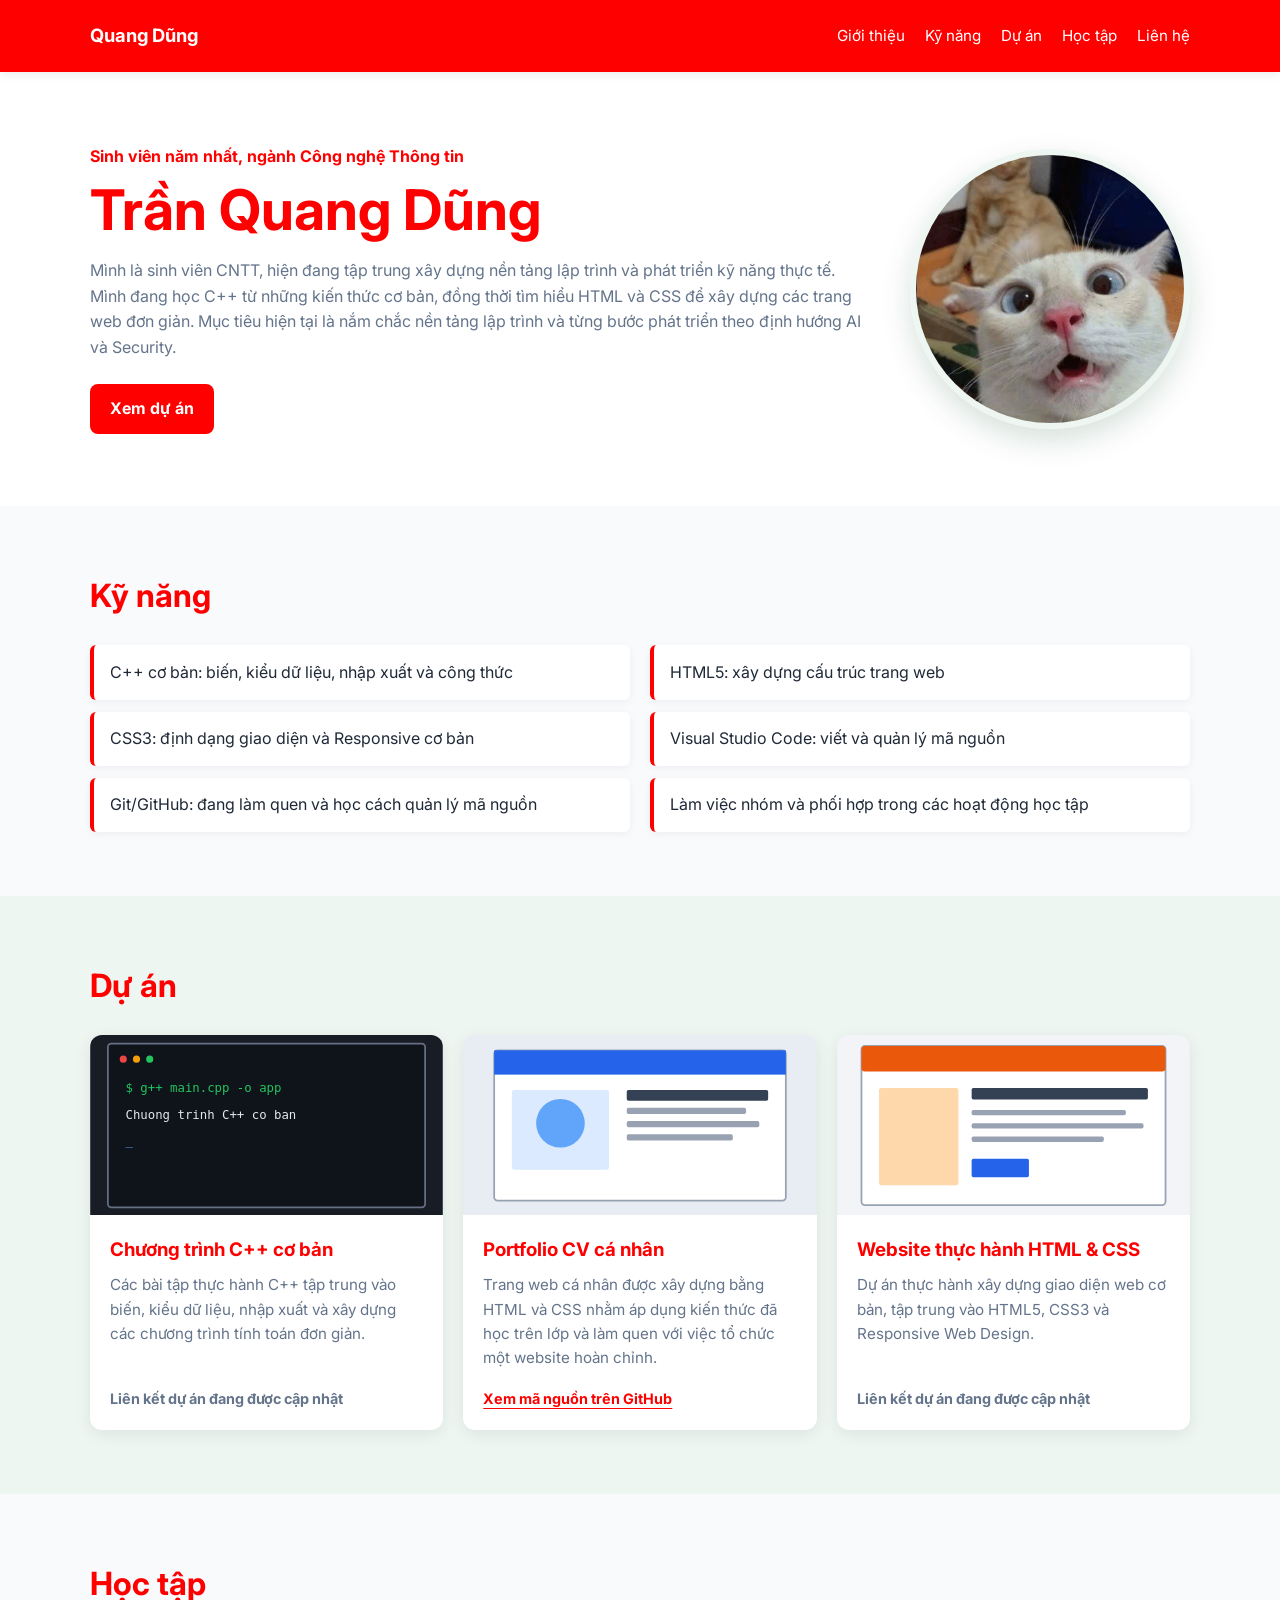
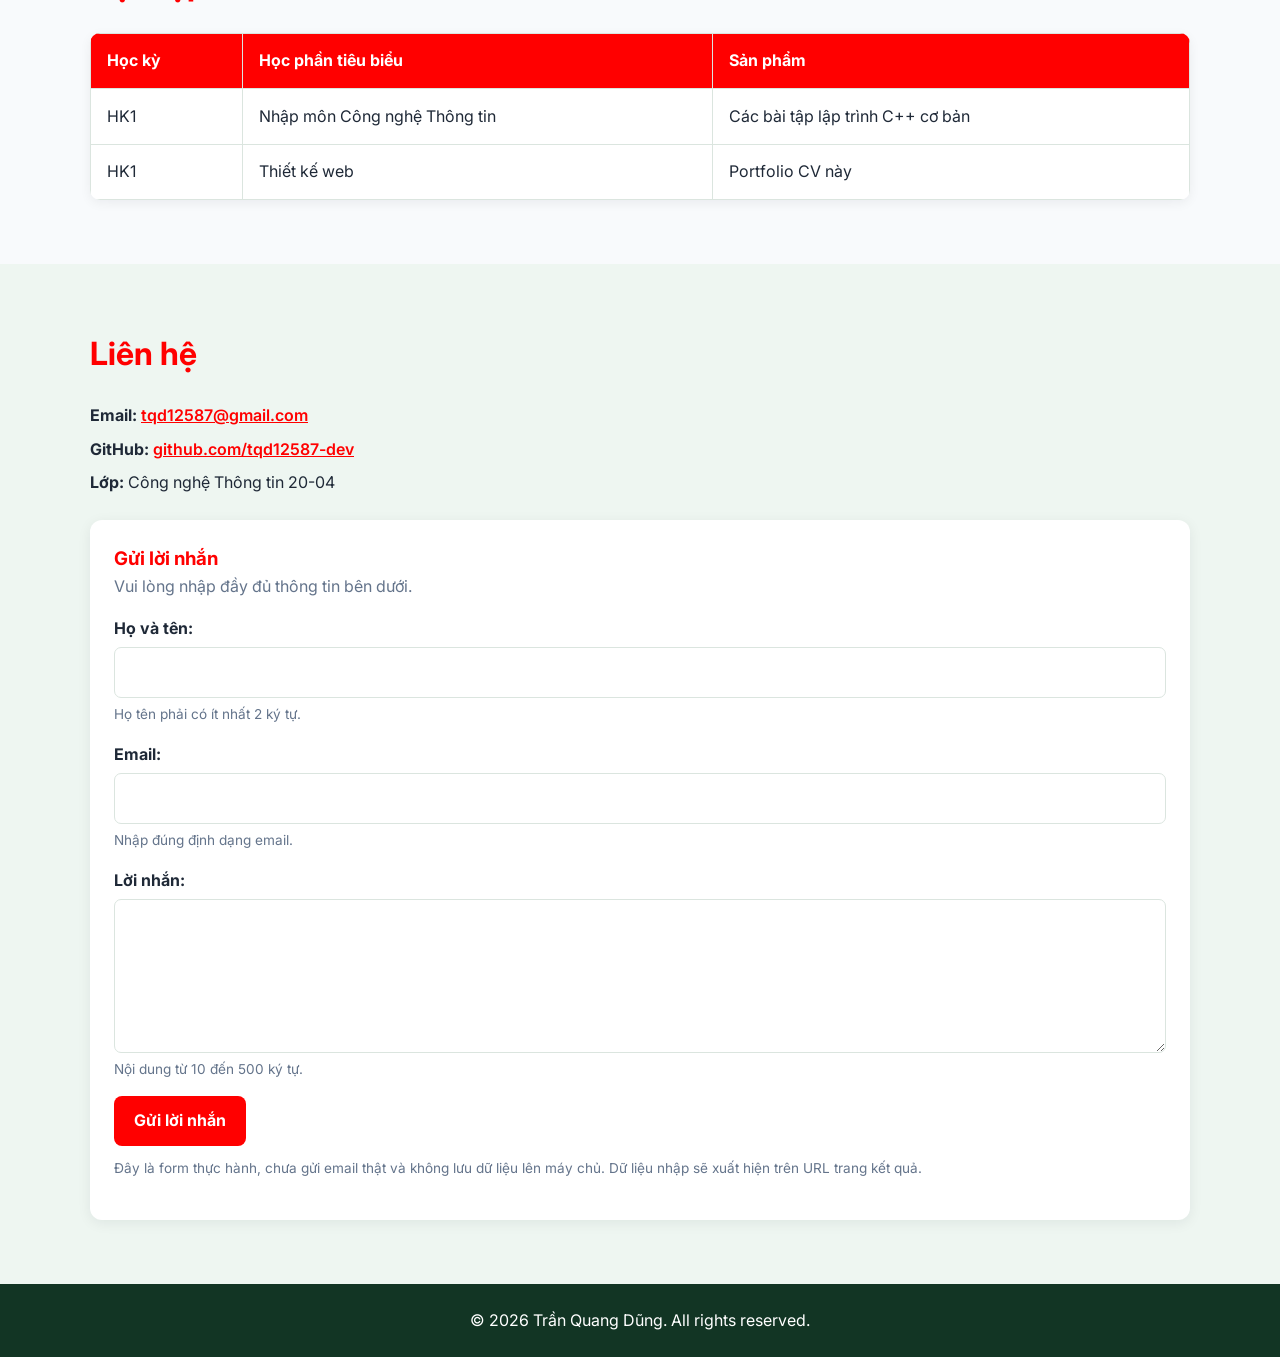
<file: index.html>
<!doctype html>
<html lang="vi">

<head>
  <meta charset="UTF-8" />
  <meta name="viewport" content="width=device-width, initial-scale=1.0" />
  <title>Trần Quang Dũng - Portfolio CV</title>
  <link rel="preconnect" href="https://fonts.googleapis.com" />
  <link rel="stylesheet" href="https://fonts.googleapis.com/css2?family=Inter:wght@400;500;600;700&display=swap" />
  <link rel="stylesheet" href="css/style.css" />
</head>

<body>
  <header class="site-header">
    <div class="container">
      <a class="logo" href="#gioi-thieu">Quang Dũng</a>
      <nav aria-label="Menu chính">
        <ul class="menu">
          <li><a href="#gioi-thieu">Giới thiệu</a></li>
          <li><a href="#ky-nang">Kỹ năng</a></li>
          <li><a href="#du-an">Dự án</a></li>
          <li><a href="#hoc-tap">Học tập</a></li>
          <li><a href="#lien-he">Liên hệ</a></li>
        </ul>
      </nav>
    </div>
  </header>

  <main id="noi-dung">
    <section id="gioi-thieu" class="hero">
      <div class="container hero-inner">
        <div class="hero-text">
          <p class="hero-role">
            Sinh viên năm nhất, ngành Công nghệ Thông tin
          </p>

          <h1>Trần Quang Dũng </h1>

          <p>
            Mình là sinh viên CNTT, hiện đang tập trung xây dựng nền tảng lập
            trình và phát triển kỹ năng thực tế. Mình đang học C++ từ những
            kiến thức cơ bản, đồng thời tìm hiểu HTML và CSS để xây dựng các
            trang web đơn giản. Mục tiêu hiện tại là nắm chắc nền tảng lập
            trình và từng bước phát triển theo định hướng AI và Security.
          </p>

          <a class="button" href="#du-an">Xem dự án</a>
        </div>

        <img class="avatar" src="assets/anh-meo-13.png"
          alt="Ảnh đại diện minh họa của Trần Quang Dũng" >
      </div>
    </section>

    <section id="ky-nang" class="section">
      <div class="container">
        <h2>Kỹ năng</h2>

        <ul class="skills">
          <li>C++ cơ bản: biến, kiểu dữ liệu, nhập xuất và công thức</li>
          <li>HTML5: xây dựng cấu trúc trang web</li>
          <li>CSS3: định dạng giao diện và Responsive cơ bản</li>
          <li>Visual Studio Code: viết và quản lý mã nguồn</li>
          <li>Git/GitHub: đang làm quen và học cách quản lý mã nguồn</li>
          <li>Làm việc nhóm và phối hợp trong các hoạt động học tập</li>
        </ul>
      </div>
    </section>

    <section id="du-an" class="section section-alt">
      <div class="container">
        <h2>Dự án</h2>

        <div class="projects">
          <article class="card">
            <img src="assets/du-an-1.svg" alt="Giao diện dòng lệnh của chương trình C++" />

            <h3>Chương trình C++ cơ bản</h3>

            <p>
              Các bài tập thực hành C++ tập trung vào biến, kiểu dữ liệu, nhập
              xuất và xây dựng các chương trình tính toán đơn giản.
            </p>

            <span class="pending-link">Liên kết dự án đang được cập nhật</span>
          </article>

          <article class="card">
            <img src="assets/du-an-2.svg" alt="Giao diện trang web cá nhân" />

            <h3>Portfolio CV cá nhân</h3>

            <p>
              Trang web cá nhân được xây dựng bằng HTML và CSS nhằm áp dụng
              kiến thức đã học trên lớp và làm quen với việc tổ chức một
              website hoàn chỉnh.
            </p>

            <a class="project-link" href="https://github.com/tqd12587-dev/K20_portfolio_CNTT20-04-2" target="_blank" rel="noopener noreferrer">
              Xem mã nguồn trên GitHub
            </a>
          </article>

          <article class="card">
            <img src="assets/du-an-3.svg" alt="Trang web thực hành HTML và CSS" />

            <h3>Website thực hành HTML & CSS</h3>

            <p>
              Dự án thực hành xây dựng giao diện web cơ bản, tập trung vào
              HTML5, CSS3 và Responsive Web Design.
            </p>

            <span class="pending-link">Liên kết dự án đang được cập nhật</span>
          </article>
        </div>
      </div>
    </section>

    <section id="hoc-tap" class="section">
      <div class="container">
        <h2>Học tập</h2>

        <table class="study">
          <thead>
            <tr>
              <th>Học kỳ</th>
              <th>Học phần tiêu biểu</th>
              <th>Sản phẩm</th>
            </tr>
          </thead>

          <tbody>
            <tr>
              <td>HK1</td>
              <td>Nhập môn Công nghệ Thông tin</td>
              <td>Các bài tập lập trình C++ cơ bản</td>
            </tr>

            <tr>
              <td>HK1</td>
              <td>Thiết kế web</td>
              <td>Portfolio CV này</td>
            </tr>
          </tbody>
        </table>
      </div>
    </section>


    <section id="lien-he" class="section section-alt">
      <div class="container">
        <h2>Liên hệ</h2>

        <ul class="contact">
          <li>
            <strong>Email:</strong>
            <a href="mailto:tqd12587@gmail.com">
              tqd12587@gmail.com
            </a>
          </li>

          <li>
            <strong>GitHub:</strong>
            <a href="https://github.com/tqd12587-dev" target="_blank" rel="noopener noreferrer">
              github.com/tqd12587-dev
            </a>
          </li>

          <li>
            <strong>Lớp:</strong> Công nghệ Thông tin 20-04
          </li>
        </ul>

        <!-- Form liên hệ - Lab 5 -->
        <form action="ket-qua.html" method="get" class="contact-form">
          <h3>Gửi lời nhắn</h3>
          <p>Vui lòng nhập đầy đủ thông tin bên dưới.</p>

          <div class="form-group">
            <label for="fullname">Họ và tên:</label>
            <input type="text" id="fullname" name="fullname" minlength="2" required aria-describedby="fullname-help" />
            <small id="fullname-help">
              Họ tên phải có ít nhất 2 ký tự.
            </small>
          </div>

          <div class="form-group">
            <label for="email">Email:</label>
            <input type="email" id="email" name="email" required aria-describedby="email-help" />
            <small id="email-help">
              Nhập đúng định dạng email.
            </small>
          </div>

          <div class="form-group">
            <label for="message">Lời nhắn:</label>
            <textarea id="message" name="message" rows="5" minlength="10" maxlength="500" required
              aria-describedby="message-help"></textarea>
            <small id="message-help">
              Nội dung từ 10 đến 500 ký tự.
            </small>
          </div>

          <button type="submit" class="button">
            Gửi lời nhắn
          </button>

          <p class="form-note">
            Đây là form thực hành, chưa gửi email thật
            và không lưu dữ liệu lên máy chủ.
            Dữ liệu nhập sẽ xuất hiện trên URL trang kết quả.
          </p>
        </form>
      </div>
    </section>

  </main>

  <footer class="site-footer">
    <div class="container">
      <p>© 2026 Trần Quang Dũng. All rights reserved.</p>
    </div>
  </footer>
</body>

</html>
</file>
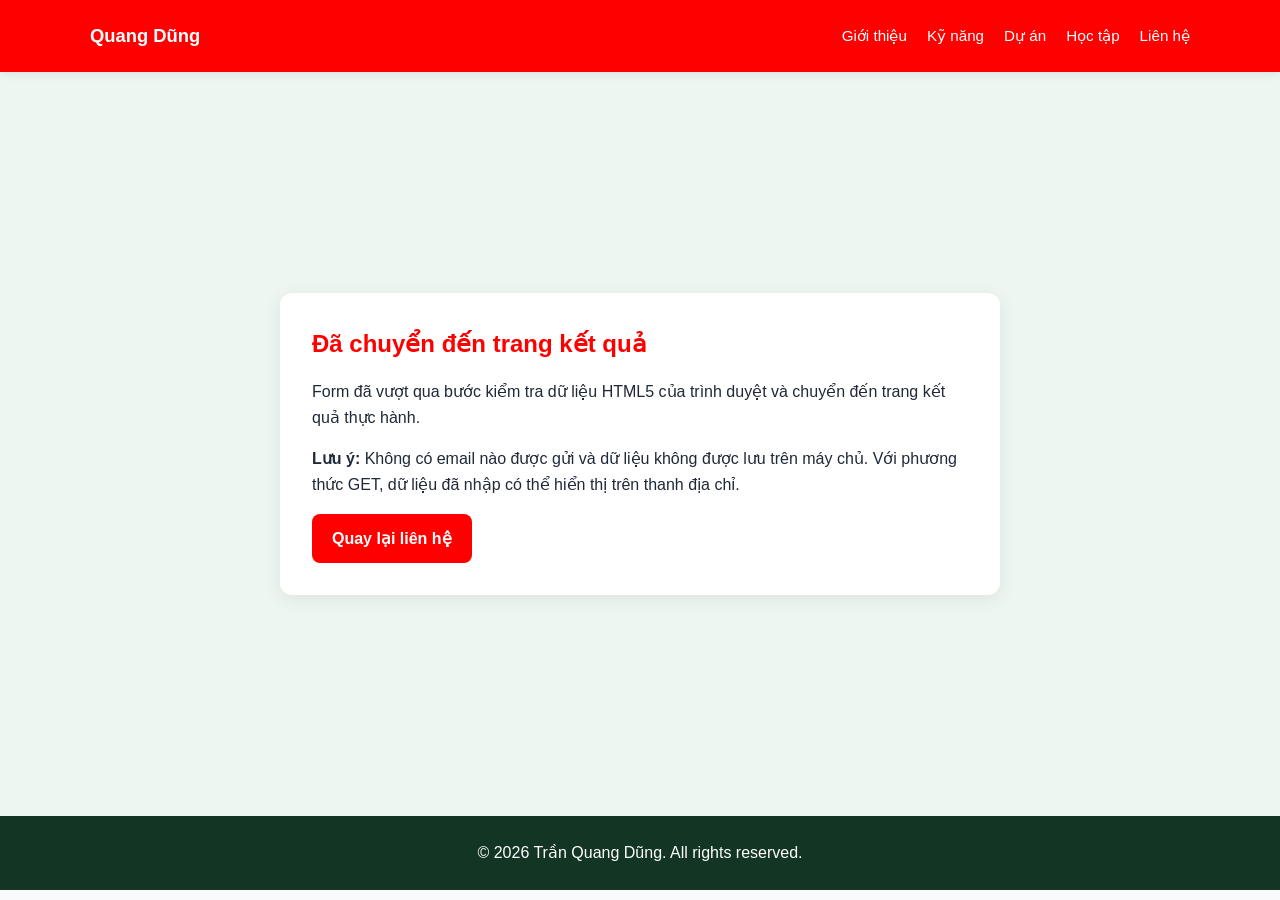
<file: ket-qua.html>
<!doctype html>
<html lang="vi">

<head>
  <meta charset="UTF-8" />
  <meta name="viewport" content="width=device-width, initial-scale=1.0" />
  <title>Kết quả liên hệ - Trần Quang Dũng</title>
  <link rel="stylesheet" href="css/style.css" />
</head>

<body>
  <header class="site-header">
    <div class="container">
      <a class="logo" href="index.html#gioi-thieu">
        Quang Dũng
      </a>

      <nav aria-label="Menu chính">
        <ul class="menu">
          <li><a href="index.html#gioi-thieu">Giới thiệu</a></li>
          <li><a href="index.html#ky-nang">Kỹ năng</a></li>
          <li><a href="index.html#du-an">Dự án</a></li>
          <li><a href="index.html#hoc-tap">Học tập</a></li>
          <li><a href="index.html#lien-he">Liên hệ</a></li>
        </ul>
      </nav>
    </div>
  </header>

  <main id="noi-dung" class="result-main">
    <div class="container">
      <section class="result-panel" aria-labelledby="result-title">
        <h1 id="result-title">
          Đã chuyển đến trang kết quả
        </h1>

        <p>
          Form đã vượt qua bước kiểm tra dữ liệu HTML5
          của trình duyệt và chuyển đến trang kết quả
          thực hành.
        </p>

        <p>
          <strong>Lưu ý:</strong>
          Không có email nào được gửi và dữ liệu không
          được lưu trên máy chủ. Với phương thức GET,
          dữ liệu đã nhập có thể hiển thị trên thanh địa chỉ.
        </p>

        <a class="button" href="index.html#lien-he">
          Quay lại liên hệ
        </a>
      </section>
    </div>
  </main>

  <footer class="site-footer">
    <div class="container">
      <p>© 2026 Trần Quang Dũng. All rights reserved.</p>
    </div>
  </footer>
</body>

</html>
</file>
<file: css/style.css>
﻿:root {
  --primary: #FF0000;
  --primary-dark: #FF0000;
  --text: #1f2937;
  --muted: #64748b;
  --light: #f8fafc;
  --alt: #eef6f1;
  --white: #ffffff;
  --border: #dbe5df;
}

*,
*::before,
*::after {
  box-sizing: border-box;
  margin: 0;
  padding: 0;
}

html {
  scroll-behavior: smooth;
}

body {
  font-family: "Inter", "Segoe UI", Arial, sans-serif;
  line-height: 1.6;
  color: var(--text);
  background: var(--light);
}

img {
  max-width: 100%;
  display: block;
}

a {
  color: inherit;
}

.container {
  width: min(1100px, calc(100% - 2rem));
  margin-inline: auto;
}

.site-header {
  position: sticky;
  top: 0;
  z-index: 100;
  background: var(--primary);
  box-shadow: 0 2px 10px rgba(0, 0, 0, 0.08);
}

.site-header .container {
  min-height: 72px;
  display: flex;
  align-items: center;
  justify-content: space-between;
  gap: 1.5rem;
}

.logo {
  color: var(--white);
  font-size: 1.15rem;
  font-weight: 700;
  text-decoration: none;
}

.menu {
  display: flex;
  align-items: center;
  gap: 1.25rem;
  list-style: none;
}

.menu a {
  color: var(--white);
  font-size: 0.95rem;
  text-decoration: none;
}

.menu a:hover,
.menu a:focus-visible {
  text-decoration: underline;
  text-underline-offset: 5px;
}

.hero {
  background: var(--white);
  padding: 4.5rem 0;
}

.hero-inner {
  display: grid;
  grid-template-columns: minmax(0, 1fr) 280px;
  align-items: center;
  gap: 3rem;
}

.hero-role {
  color: var(--primary);
  font-weight: 700;
  margin-bottom: 0.5rem;
}

.hero h1 {
  color: var(--primary-dark);
  font-size: clamp(2.1rem, 5vw, 3.5rem);
  line-height: 1.15;
  margin-bottom: 1rem;
}

.hero-text > p:not(.hero-role) {
  margin-bottom: 1.5rem;
  color: var(--muted);
}

.avatar {
  width: 280px;
  aspect-ratio: 1;
  border-radius: 50%;
  object-fit: cover;
  border: 6px solid var(--alt);
  box-shadow: 0 12px 30px rgba(0, 73, 38, 0.16);
}

.button {
  display: inline-block;
  border: 0;
  border-radius: 8px;
  background: var(--primary);
  color: var(--white);
  padding: 0.75rem 1.25rem;
  font: inherit;
  font-weight: 700;
  text-decoration: none;
  cursor: pointer;
}

.button:hover,
.button:focus-visible {
  background: var(--primary-dark);
}

.section {
  padding: 4rem 0;
  scroll-margin-top: 72px;
}

.section-alt {
  background: var(--alt);
}

.section h2 {
  color: var(--primary-dark);
  font-size: 2rem;
  margin-bottom: 1.5rem;
}

.skills {
  display: grid;
  grid-template-columns: repeat(2, minmax(0, 1fr));
  gap: 0.75rem 1.25rem;
  list-style: none;
}

.skills li {
  background: var(--white);
  border-left: 4px solid var(--primary);
  border-radius: 6px;
  padding: 0.9rem 1rem;
  box-shadow: 0 2px 8px rgba(15, 23, 42, 0.05);
}

.projects {
  display: grid;
  grid-template-columns: repeat(3, minmax(0, 1fr));
  gap: 1.25rem;
}

.card {
  display: flex;
  flex-direction: column;
  background: var(--white);
  border-radius: 12px;
  overflow: hidden;
  box-shadow: 0 4px 16px rgba(15, 23, 42, 0.08);
}

.card > img {
  width: 100%;
  height: 180px;
  object-fit: cover;
  background: #e2e8f0;
}

.card h3,
.card p,
.card .pending-link,
.card .project-link {
  margin-inline: 1.25rem;
}

.card h3 {
  margin-top: 1.25rem;
  color: var(--primary-dark);
}

.card p {
  flex: 1;
  margin-top: 0.5rem;
  margin-bottom: 1rem;
  color: var(--muted);
  font-size: 0.95rem;
}

.pending-link,
.project-link {
  margin-bottom: 1.25rem;
  font-size: 0.9rem;
  font-weight: 700;
}

.pending-link {
  color: var(--muted);
}

.project-link {
  color: var(--primary-dark);
  text-decoration: underline;
  text-underline-offset: 4px;
}

.study {
  width: 100%;
  border-collapse: collapse;
  background: var(--white);
  border-radius: 10px;
  overflow: hidden;
  box-shadow: 0 3px 12px rgba(15, 23, 42, 0.06);
}

.study th,
.study td {
  border: 1px solid var(--border);
  padding: 0.9rem 1rem;
  text-align: left;
}

.study th {
  background: var(--primary);
  color: var(--white);
}

.contact {
  list-style: none;
  display: grid;
  gap: 0.5rem;
  margin-bottom: 1.5rem;
}

.contact a {
  color: var(--primary-dark);
  font-weight: 600;
}

.contact-form {
  background: var(--white);
  border-radius: 12px;
  padding: 1.5rem;
  box-shadow: 0 3px 14px rgba(15, 23, 42, 0.07);
}

.contact-form h3 {
  color: var(--primary-dark);
}

.contact-form > p {
  color: var(--muted);
  margin-bottom: 1rem;
}

.form-group {
  display: grid;
  gap: 0.35rem;
  margin-bottom: 1rem;
}

.form-group label {
  font-weight: 700;
}

.form-group input,
.form-group textarea {
  width: 100%;
  border: 1px solid var(--border);
  border-radius: 7px;
  padding: 0.75rem;
  font: inherit;
}

.form-group input:focus,
.form-group textarea:focus {
  outline: 3px solid rgba(0, 153, 73, 0.16);
  border-color: var(--primary);
}

.form-group small,
.form-note {
  color: var(--muted);
  font-size: 0.85rem;
}

.form-note {
  margin-top: 0.75rem;
}

.site-footer {
  background: #123524;
  color: var(--white);
  padding: 1.5rem 0;
  text-align: center;
}

.result-main {
  min-height: calc(100vh - 72px - 84px);
  display: grid;
  align-items: center;
  padding: 3rem 0;
  background: var(--alt);
}

.result-panel {
  max-width: 720px;
  margin-inline: auto;
  background: var(--white);
  border-radius: 12px;
  padding: 2rem;
  box-shadow: 0 4px 18px rgba(15, 23, 42, 0.08);
}

.result-panel h1 {
  color: var(--primary-dark);
  margin-bottom: 1rem;
}

.result-panel p {
  margin-bottom: 1rem;
}

@media (max-width: 768px) {
  .site-header .container {
    align-items: flex-start;
    flex-direction: column;
    padding: 0.75rem 0;
  }

  .menu {
    width: 100%;
    flex-wrap: wrap;
    gap: 0.5rem 1rem;
  }

  .hero-inner {
    grid-template-columns: 1fr;
  }

  .avatar {
    width: 220px;
    grid-row: 1;
  }

  .projects {
    grid-template-columns: 1fr;
  }

  .skills {
    grid-template-columns: 1fr;
  }
}

@media (max-width: 480px) {
  .container {
    width: min(100% - 1.25rem, 1100px);
  }

  .hero {
    padding: 3rem 0;
  }

  .avatar {
    width: 180px;
  }

  .section {
    padding: 3rem 0;
  }

  .study {
    display: block;
    overflow-x: auto;
  }
}
</file>
